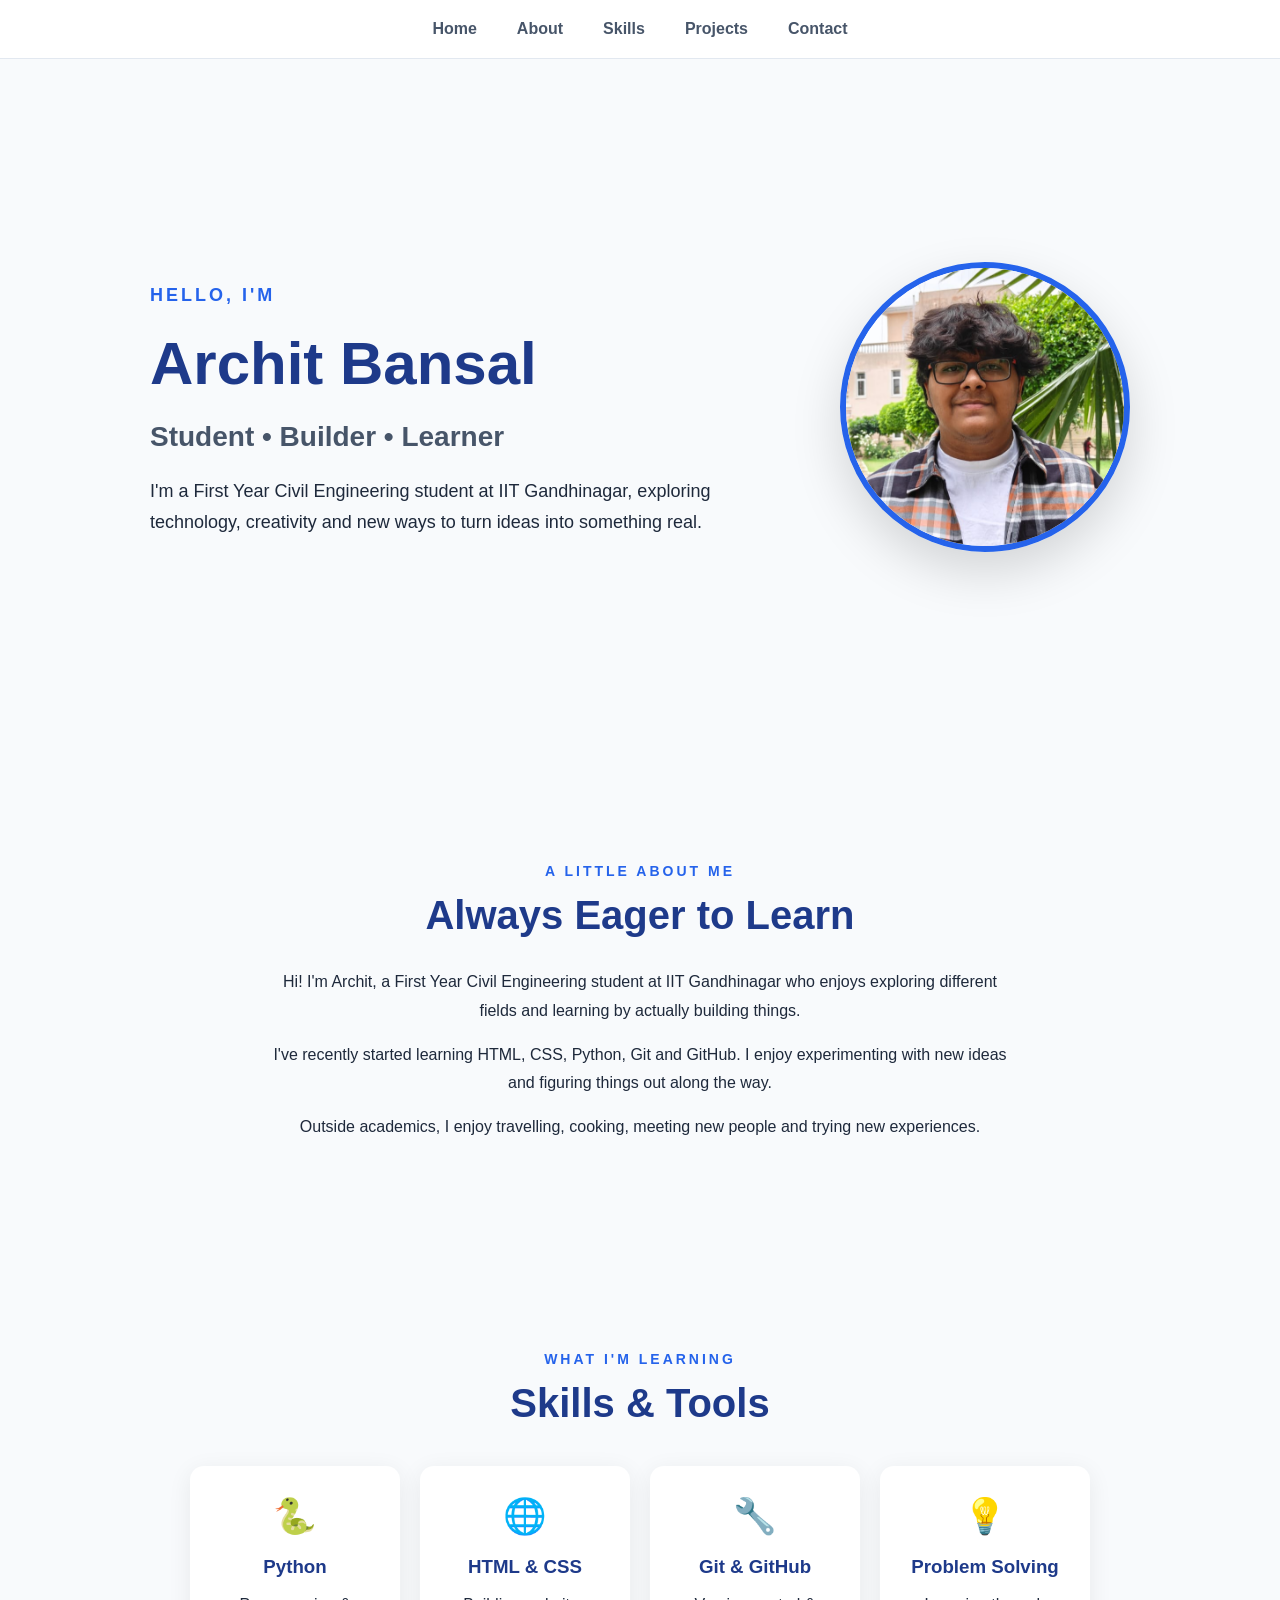
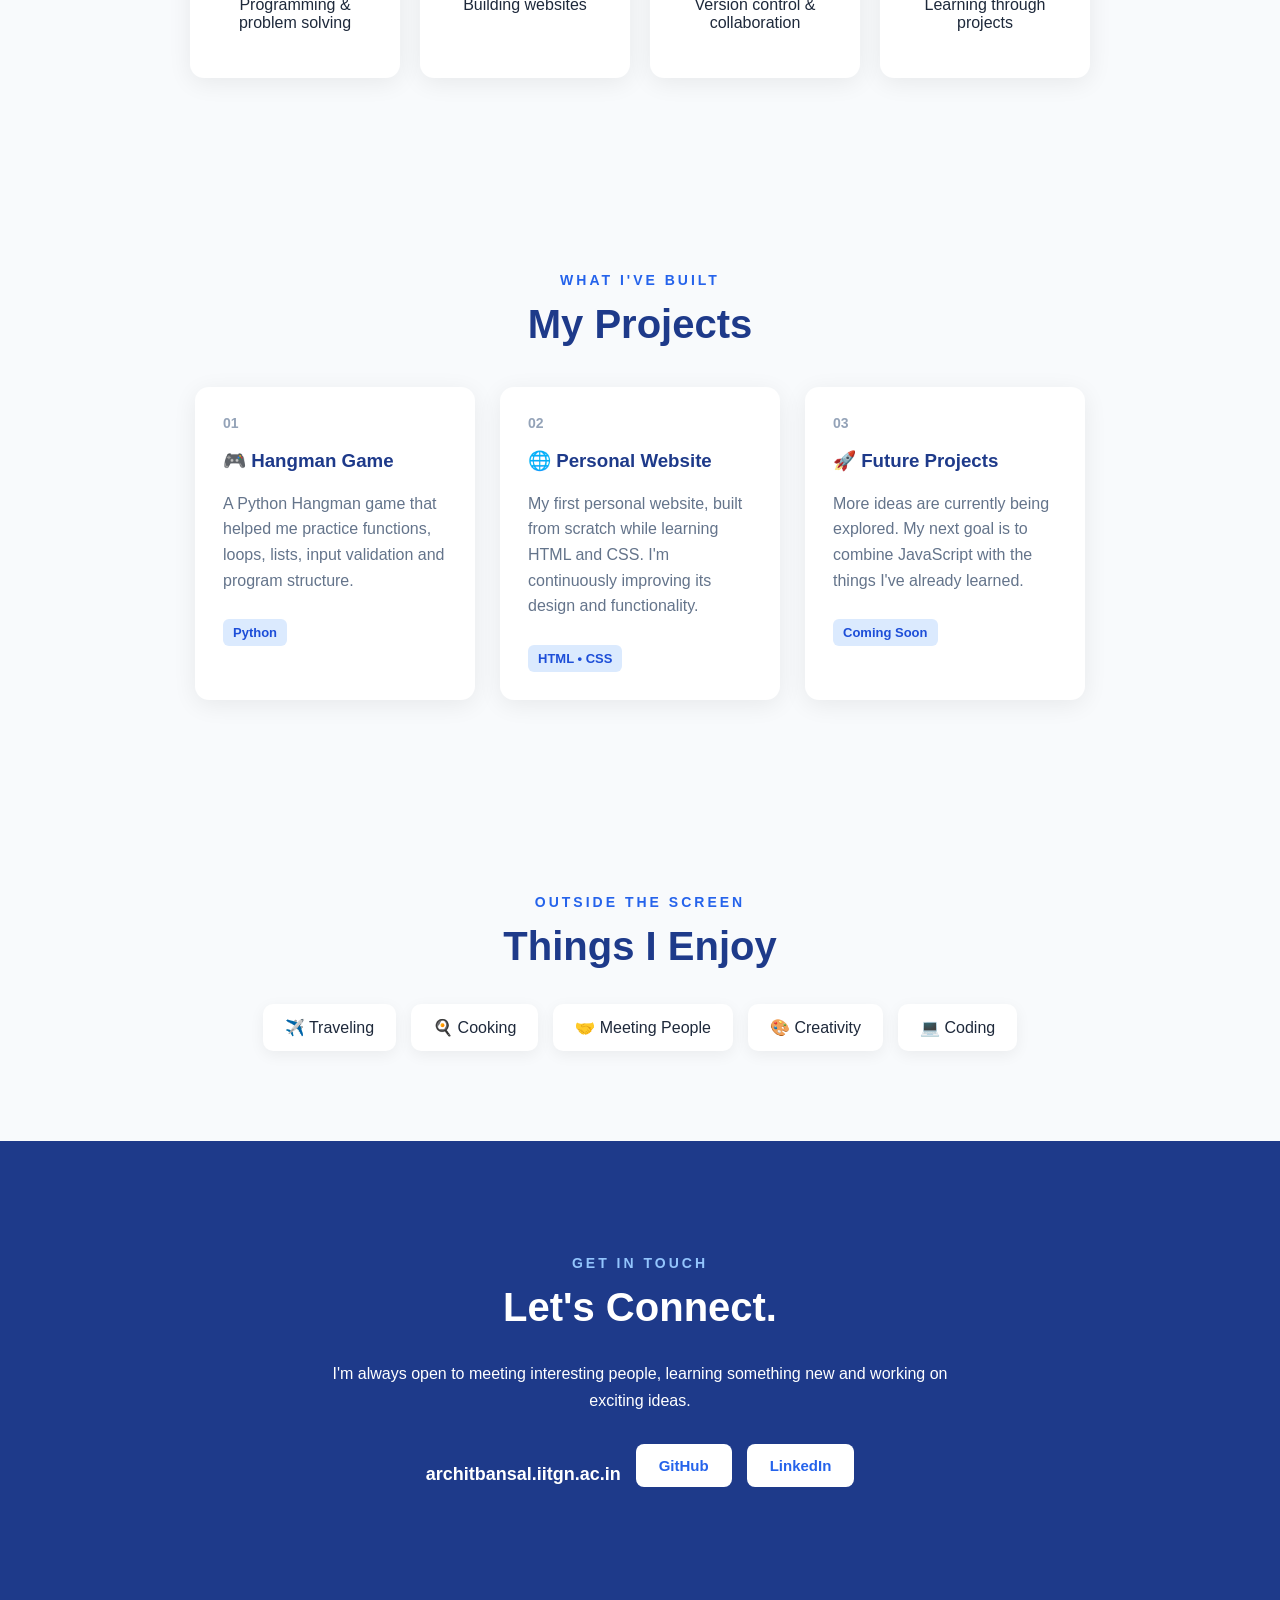
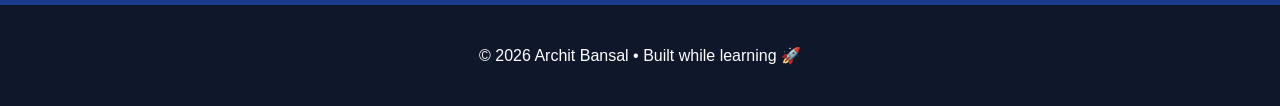
<file: index.html>
<!DOCTYPE html>
<html>
<head>
    <title>Archit's Portfolio</title>
    <link rel="stylesheet" href="Style.css">
</head>

<body>
<!-- Navigation -->
<nav class="navbar">
    <a href="#home">Home</a>
    <a href="#about">About</a>
    <a href="#skills">Skills</a>
    <a href="#projects">Projects</a>
    <a href="#contact">Contact</a>
</nav>


<!-- Hero Section -->
<section id="home" class="hero">

    <div class="hero-text">

        <p class="intro">HELLO, I'M</p>

        <h1>Archit Bansal</h1>

        <h2>Student • Builder • Learner</h2>

        <p>
            I'm a First Year Civil Engineering student at IIT Gandhinagar,
            exploring technology, creativity and new ways to turn
            ideas into something real.
        </p>        

    </div>


    <div class="hero-image">
        <img src="Portfolio_Pic2.jpeg" alt="Archit's profile picture">
    </div>

</section>


<!-- About -->
<section id="about" class="section">

    <p class="section-label">A LITTLE ABOUT ME</p>

    <h2>Always Eager to Learn</h2>

    <p>
        Hi! I'm Archit, a First Year Civil Engineering student at IIT Gandhinagar who enjoys
        exploring different fields and learning by actually building
        things.
    </p>

    <p>
        I've recently started learning HTML, CSS, Python, Git and
        GitHub. I enjoy experimenting with new ideas and figuring
        things out along the way.
    </p>

    <p>
        Outside academics, I enjoy travelling, cooking, meeting
        new people and trying new experiences.
    </p>

</section>


<!-- Skills -->
<section id="skills" class="section">

    <p class="section-label">WHAT I'M LEARNING</p>

    <h2>Skills & Tools</h2>

    <div class="skills">

        <div class="skill-card">
            <div class="emoji">🐍</div>
            <h3>Python</h3>
            <p>Programming & problem solving</p>
        </div>

        <div class="skill-card">
            <div class="emoji">🌐</div>
            <h3>HTML & CSS</h3>
            <p>Building websites</p>
        </div>

        <div class="skill-card">
            <div class="emoji">🔧</div>
            <h3>Git & GitHub</h3>
            <p>Version control & collaboration</p>
        </div>

        <div class="skill-card">
            <div class="emoji">💡</div>
            <h3>Problem Solving</h3>
            <p>Learning through projects</p>
        </div>

    </div>

</section>


<!-- Projects -->
<section id="projects" class="section">

    <p class="section-label">WHAT I'VE BUILT</p>

    <h2>My Projects</h2>

    <div class="projects">

        <div class="card">

            <div class="project-number">01</div>

            <h3>🎮 Hangman Game</h3>

            <p>
                A Python Hangman game that helped me practice
                functions, loops, lists, input validation and
                program structure.
            </p>

            <span>Python</span>

        </div>


        <div class="card">

            <div class="project-number">02</div>

            <h3>🌐 Personal Website</h3>

            <p>
                My first personal website, built from scratch while
                learning HTML and CSS. I'm continuously improving
                its design and functionality.
            </p>

            <span>HTML • CSS</span>

        </div>


        <div class="card">

            <div class="project-number">03</div>

            <h3>🚀 Future Projects</h3>

            <p>
                More ideas are currently being explored. My next
                goal is to combine JavaScript with the things I've
                already learned.
            </p>

            <span>Coming Soon</span>

        </div>

    </div>

</section>


<!-- Interests -->
<section class="section">

    <p class="section-label">OUTSIDE THE SCREEN</p>

    <h2>Things I Enjoy</h2>

    <div class="interests">

        <div>✈️ Traveling</div>
        <div>🍳 Cooking</div>
        <div>🤝 Meeting People</div>
        <div>🎨 Creativity</div>
        <div>💻 Coding</div>

    </div>

</section>


<!-- Contact -->
<section id="contact" class="contact-section">

    <p class="section-label">GET IN TOUCH</p>

    <h2>Let's Connect.</h2>

    <p>
        I'm always open to meeting interesting people,
        learning something new and working on exciting ideas.
    </p>

    <div class="hero-buttons">

        <a class="email" href="mailto:architbansal.iitgn.ac.in">
            architbansal.iitgn.ac.in
        </a>
        <a href="https://github.com/ArchitBansal256">
            <button>GitHub</button>
        </a>

        <a href="https://www.linkedin.com/in/archit-bansal-5564a32a9/">
            <button>LinkedIn</button>
        </a>

    </div>

</section>


<footer>
    <p>© 2026 Archit Bansal • Built while learning 🚀</p>
</footer>

</body>
</html>
</file>
<file: Style.css>
* {
    box-sizing: border-box;
    }

html {
scroll-behavior: smooth;
}

body {
background-color: #f8fafc;
font-family: Arial, sans-serif;
color: #1e293b;
margin: 0;
}

/* ==================== /
/ NAVIGATION BAR /
/ ==================== */

.navbar {
position: sticky;
top: 0;
display: flex;
justify-content: center;
gap: 40px;
padding: 20px;
background-color: white;
border-bottom: 1px solid #e2e8f0;
z-index: 100;
}

.navbar a {
text-decoration: none;
color: #475569;
font-weight: bold;
transition: 0.2s;
}

.navbar a:hover {
color: #2563eb;
}

/* ==================== /
/ HERO SECTION /
/ ==================== */

.hero {
min-height: 700px;
display: flex;
align-items: center;
justify-content: center;
gap: 90px;
padding: 80px 10%;
}

.hero-text {
max-width: 600px;
}

.intro,
.section-label {
color: #2563eb;
font-size: 14px;
font-weight: bold;
letter-spacing: 3px;
}

h1 {
font-size: 60px;
margin: 10px 0;
color: #1e3a8a;
}

.hero h2 {
font-size: 28px;
color: #475569;
}

.hero p {
font-size: 18px;
line-height: 1.7;
}

/* ==================== /
/ PROFILE IMAGE /
/ ==================== */

.hero-image img {
width: 290px;
height: 290px;
object-fit: cover;
border-radius: 50%;
border: 6px solid #2563eb;
box-shadow: 0 20px 50px rgba(0, 0, 0, 0.15);
}

/* ==================== /
/ BUTTONS /
/ ==================== */

.hero-buttons {
display: flex;
gap: 15px;
margin-top: 30px;
}

button {
background-color: white;
color: #2563eb;
border: none;
border-radius: 8px;
padding: 13px 23px;
font-size: 15px;
font-weight: bold;
cursor: pointer;
transition: 0.25s;
}

button:hover {
background-color: #1d4ed8;
transform: translateY(-3px);
}

/* ==================== /
/ GENERAL SECTIONS /
/ ==================== */

.section {
max-width: 1000px;
margin: auto;
padding: 90px 30px;
text-align: center;
}

.section h2,
.contact-section h2 {
font-size: 40px;
color: #1e3a8a;
margin-top: 10px;
margin-bottom: 30px;
}

.section > p:not(.section-label) {
max-width: 750px;
margin: 15px auto;
line-height: 1.8;
}

/* ==================== /
/ SKILLS /
/ ==================== */

.skills {
display: flex;
justify-content: center;
flex-wrap: wrap;
gap: 20px;
margin-top: 40px;
}

.skill-card {
width: 210px;
padding: 30px 20px;
background-color: white;
border-radius: 14px;
box-shadow: 0 5px 25px rgba(0, 0, 0, 0.07);
transition: 0.25s;
}

.skill-card:hover {
transform: translateY(-8px);
}

.emoji {
font-size: 35px;
}

.skill-card h3 {
color: #1e3a8a;
}

/* ==================== /
/ PROJECTS /
/ ==================== */

.projects {
display: flex;
justify-content: center;
flex-wrap: wrap;
gap: 25px;
margin-top: 40px;
}

.card {
width: 280px;
padding: 28px;
background-color: white;
border-radius: 14px;
text-align: left;
box-shadow: 0 5px 25px rgba(0, 0, 0, 0.07);
transition: 0.25s;
}

.card:hover {
transform: translateY(-8px);
box-shadow: 0 15px 35px rgba(0, 0, 0, 0.12);
}

.project-number {
color: #94a3b8;
font-size: 14px;
font-weight: bold;
}

.card h3 {
color: #1e3a8a;
}

.card p {
line-height: 1.6;
color: #64748b;
}

.card span {
display: inline-block;
margin-top: 10px;
padding: 6px 10px;
background-color: #dbeafe;
color: #1d4ed8;
border-radius: 6px;
font-size: 13px;
font-weight: bold;
}

/* ==================== /
/ INTERESTS /
/ ==================== */

.interests {
display: flex;
justify-content: center;
flex-wrap: wrap;
gap: 15px;
margin-top: 35px;
}

.interests div {
background-color: white;
padding: 14px 22px;
border-radius: 10px;
box-shadow: 0 4px 15px rgba(0, 0, 0, 0.06);
transition: 0.2s;
}

.interests div:hover {
transform: translateY(-4px);
}

/* ==================== /
/ CONTACT /
/ ==================== */

.contact-section {
background-color: #1e3a8a;
color: white;
text-align: center;
padding: 100px 25px;
}

.email {
    display: block;
    margin: 20px 0;
    color: white;
    font-size: 18px;
    font-weight: bold;
    text-decoration: none;
}

.email:hover {
    text-decoration: underline;
}

.contact-section h2 {
color: white;
}

.contact-section > p:not(.section-label) {
max-width: 650px;
margin: 0 auto;
line-height: 1.7;
}

.contact-section .section-label {
color: #93c5fd;
}

.contact-section .hero-buttons {
justify-content: center;
}

/* ==================== /
/ FOOTER /
/ ==================== */

footer {
background-color: #0f172a;
color: white;
text-align: center;
padding: 25px;
}

/* ==================== /
/ MOBILE / RESPONSIVE /
/ ==================== */

@media (max-width: 700px) {

.navbar {
    gap: 12px;
    font-size: 12px;
}
.hero {
    flex-direction: column-reverse;
    text-align: center;
    padding: 60px 25px;
    gap: 30px;
}
.hero-image img {
    width: 220px;
    height: 220px;
}
h1 {
    font-size: 45px;
}
.hero h2 {
    font-size: 22px;
}

.section h2,
.contact-section h2 {
    font-size: 32px;
}

}
</file>
